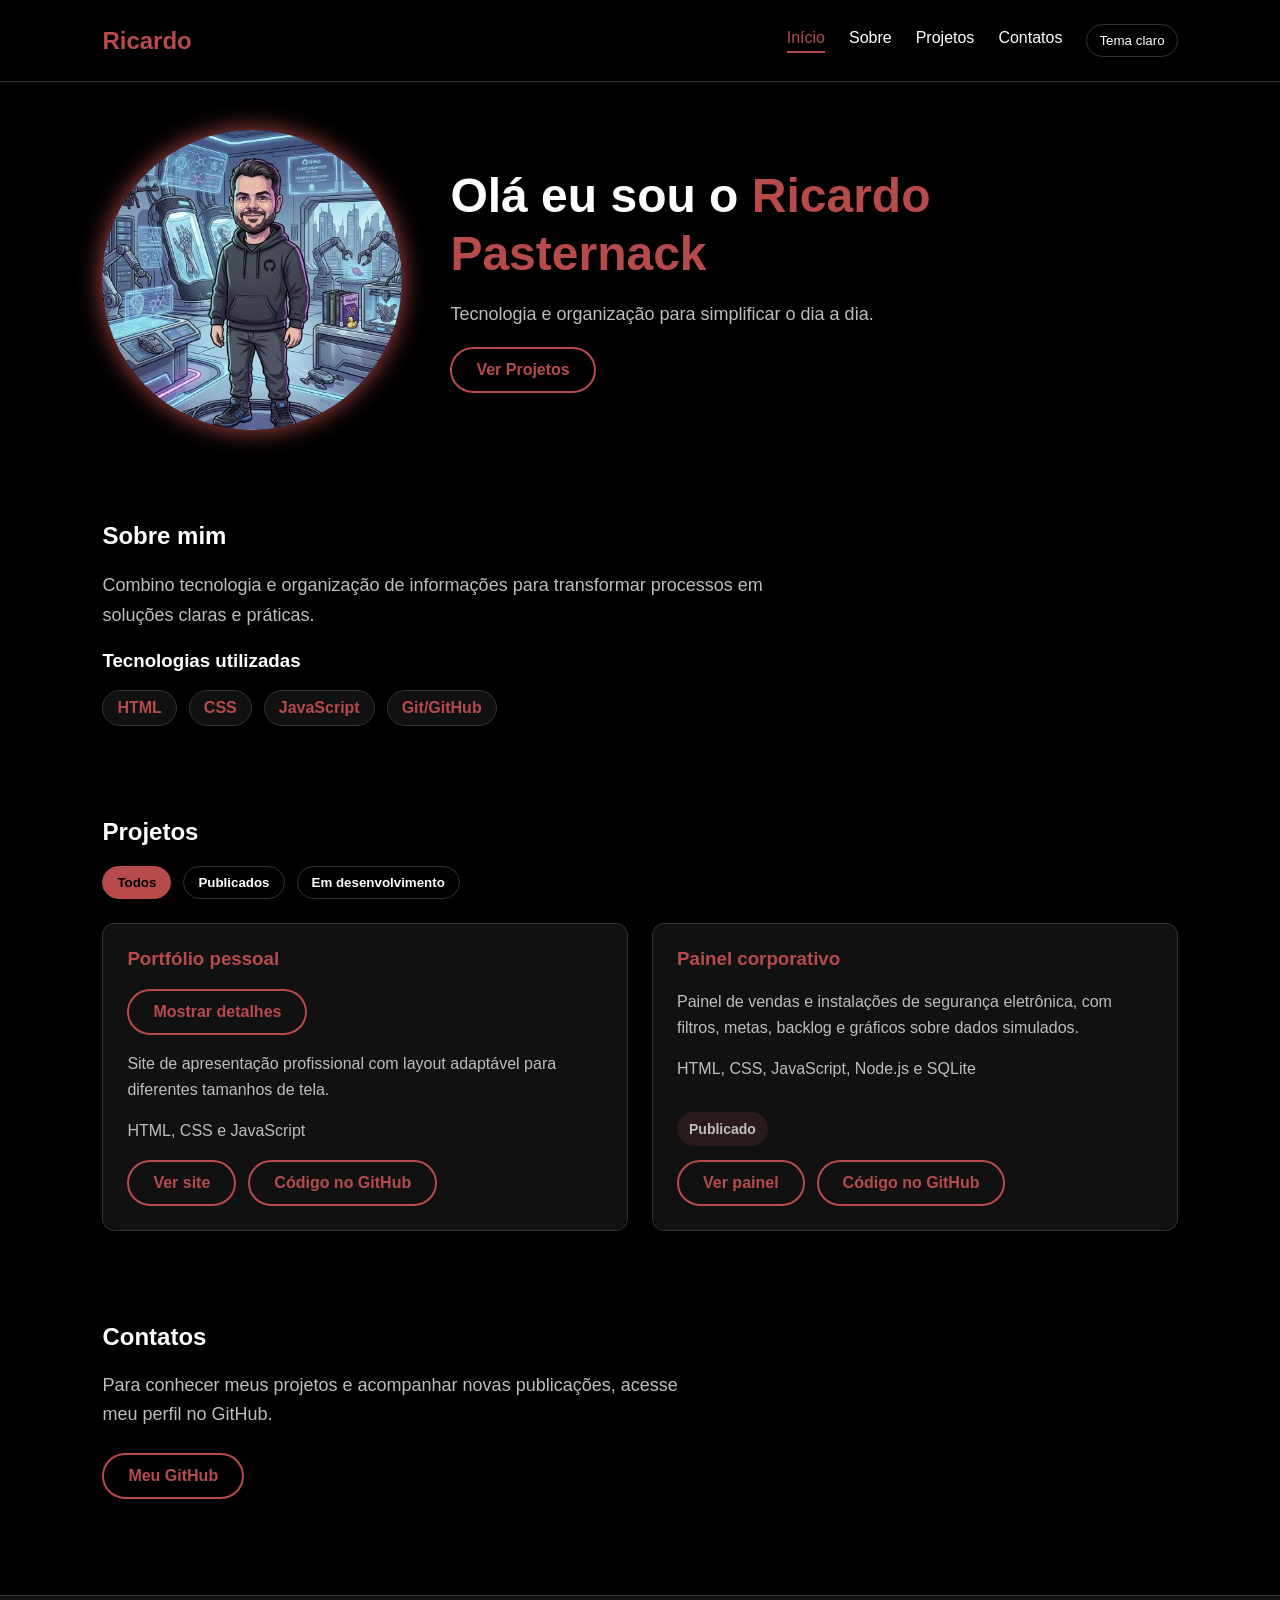
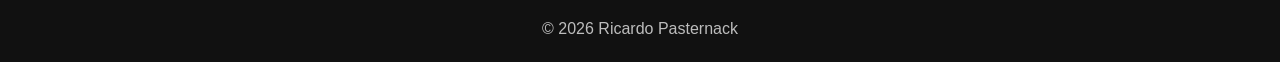
<file: index.html>
<!DOCTYPE html>
<html lang="pt-BR">
<head>
    <meta charset="UTF-8">
    <meta name="viewport" content="width=device-width, initial-scale=1.0">
    <title>Ricardo Pasternack | Portfólio</title>
    <meta
        name="description"
        content="Portfólio de Ricardo Pasternack.
        Conheça meus projetos e acesse meu perfil no GitHub."
    >
    <meta name="author" content="Ricardo Pasternack">

    <link
        rel="canonical"
        href="https://ricardopasternack.github.io/portfolio-pessoal/"
    >
    <meta
        property="og:title"
        content="Ricardo Pasternack | Portfólio"
    >
    <meta
        property="og:description"
        content="Portfólio de Ricardo Pasternack. Conheça meus projetos e acesse meu perfil no GitHub."
    >
    <meta property="og:type" content="website">
    <meta
        property="og:url"
        content="https://ricardopasternack.github.io/portfolio-pessoal/"
    >
    <meta
        property="og:image"
        content="https://ricardopasternack.github.io/portfolio-pessoal/imagens/logo.png"
    >
    <meta
        property="og:image:alt"
        content="Avatar ilustrado de Ricardo Pasternack em cenário tecnológico"
    >
    <meta property="og:locale" content="pt_BR">
    <meta name="twitter:card" content="summary">
    <meta
        name="twitter:title"
        content="Ricardo Pasternack | Portfólio"
    >
    <meta
        name="twitter:description"
        content="Portfólio de Ricardo Pasternack. Conheça meus projetos e acesse meu perfil no GitHub."
    >
    <meta
        name="twitter:image"
        content="https://ricardopasternack.github.io/portfolio-pessoal/imagens/logo.png"
    >
    <meta
        name="twitter:image:alt"
        content="Avatar ilustrado de Ricardo Pasternack em cenário tecnológico"
    >
    <link
        rel="icon"
        type="image/png"
        href="imagens/logo.png"
    >
    <link rel="stylesheet" href="style.css">
    <script src="script.js" defer></script>
</head>
<body>
    <header>
        <a
            class="logo"
            href="#inicio"
            aria-label="Voltar ao início"
        >
            Ricardo
        </a>

        <nav aria-label="Navegação principal">
            <a href="#inicio">Início</a>
            <a href="#sobre">Sobre</a>
            <a href="#projetos">Projetos</a>
            <a href="#contatos">Contatos</a>

            <button
                type="button"
                class="botao-tema"
                id="alternar-tema"
                aria-pressed="false"
            >
                Tema claro
            </button>
        </nav>

    </header>
    <main id="inicio">

        <img
        class="foto-perfil"
        src="imagens/logo.png"
        alt="Avatar ilustrado"
        >


        <div class="apresentacao">
            <h1>Olá eu sou o <span>Ricardo Pasternack</span></h1>

            <p class="descricao">
                Tecnologia e organização para simplificar o dia a dia.
            </p>
            <a class="botao" href="#projetos">Ver Projetos</a>
        </div>

        <section id="sobre" class="sobre">
            <h2>Sobre mim</h2>

            <p>
                Combino tecnologia e organização de informações para transformar
                processos em soluções claras e práticas.
            </p>

            <h3>Tecnologias utilizadas</h3>

            <ul class="lista-tecnologias">
                <li>HTML</li>
                <li>CSS</li>
                <li>JavaScript</li>
                <li>Git/GitHub</li>
            </ul>
        </section>

        <section id="projetos" class="projetos">
            <h2>Projetos</h2>
            <div
                class="filtros-projetos"
                role="group"
                aria-label="Filtrar projetos"
            >
                <button
                    type="button"
                    class="filtro-projeto"
                    data-filtro="todos"
                    aria-pressed="true"
                >
                    Todos
                </button>

                <button
                    type="button"
                    class="filtro-projeto"
                    data-filtro="publicado"
                    aria-pressed="false"
                >
                    Publicados
                </button>

                <button
                    type="button"
                    class="filtro-projeto"
                    data-filtro="desenvolvimento"
                    aria-pressed="false"
                >
                    Em desenvolvimento
                </button>
            </div>

            <div class="lista-projetos">
                <article class="projeto" data-status="publicado">
                    <h3>Portfólio pessoal</h3>

                    <button
                        type="button"
                        class="botao"
                        id="alternar-detalhes"
                        aria-expanded="false"
                        aria-controls="detalhes-projeto"
                    >
                        Mostrar detalhes
                    </button>

                    <p id="detalhes-projeto" hidden>
                        Neste projeto, apliquei HTML semântico, Flexbox,
                        adaptação para telas pequenas e eventos com JavaScript.
                    </p>

                    <p>
                        Site de apresentação profissional com layout adaptável
                        para diferentes tamanhos de tela.
                    </p>

                    <p>HTML, CSS e JavaScript</p>

                    <div class="acoes-projeto">
                        <a
                            class="botao"
                            href="https://ricardopasternack.github.io/portfolio-pessoal/"
                            target="_blank"
                            rel="noopener"
                        >
                            Ver site
                        </a>

                        <a
                            class="botao"
                            href="https://github.com/RicardoPasternack/portfolio-pessoal"
                            target="_blank"
                            rel="noopener"
                        >
                            Código no GitHub
                        </a>
                    </div>
                </article>

                <article class="projeto" data-status="publicado">
                    <h3>Painel corporativo</h3>
                    <p>Painel de vendas e instalações de segurança eletrônica, com filtros, metas, backlog e gráficos sobre dados simulados.</p>
                    <p>HTML, CSS, JavaScript, Node.js e SQLite</p>
                    <p class="status">Publicado</p>
                    <div class="acoes-projeto">
                        <a class="botao" href="PainelCorp/Index.html" target="_blank" rel="noopener">Ver painel</a>
                        <a class="botao" href="https://github.com/RicardoPasternack/portfolio-pessoal/tree/main/PainelCorp" target="_blank" rel="noopener">Código no GitHub</a>
                    </div>
                </article>
            </div>
        </section>

        <section id="contatos" class="contatos">
            <h2>Contatos</h2>

            <p class="descricao-contato">
                Para conhecer meus projetos e acompanhar novas publicações,
                acesse meu perfil no GitHub.
            </p>

            <a
                class="botao"
                href="https://github.com/RicardoPasternack"
                target="_blank"
                rel="noopener"
            >
                Meu GitHub
            </a>
        </section>

    </main>

    <a
        class="voltar-topo"
        id="voltar-topo"
        href="#inicio"
        aria-label="Voltar ao início"
        hidden
    >
        ↑
    </a>

    <footer>
        <p>
            &copy; <span id="ano-atual"></span> Ricardo Pasternack
        </p>
    </footer>
</body>
</html>
</file>
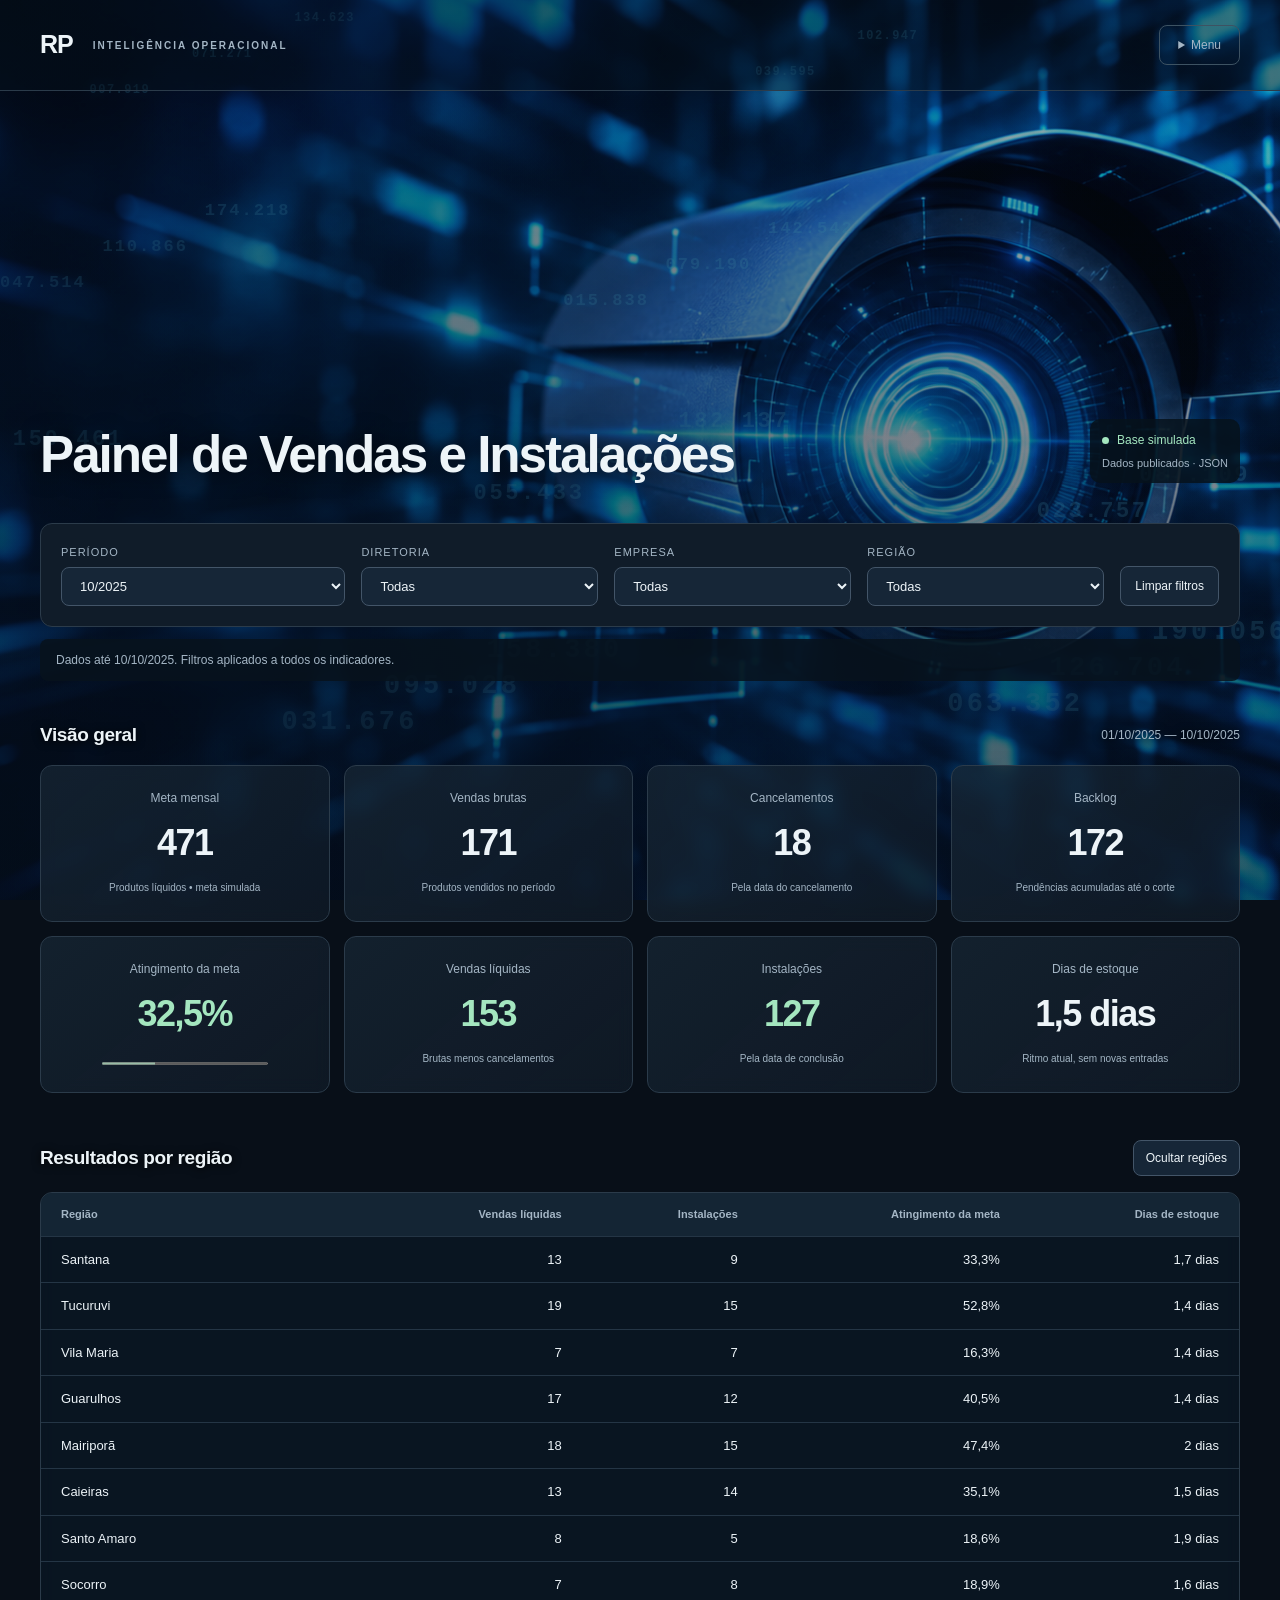
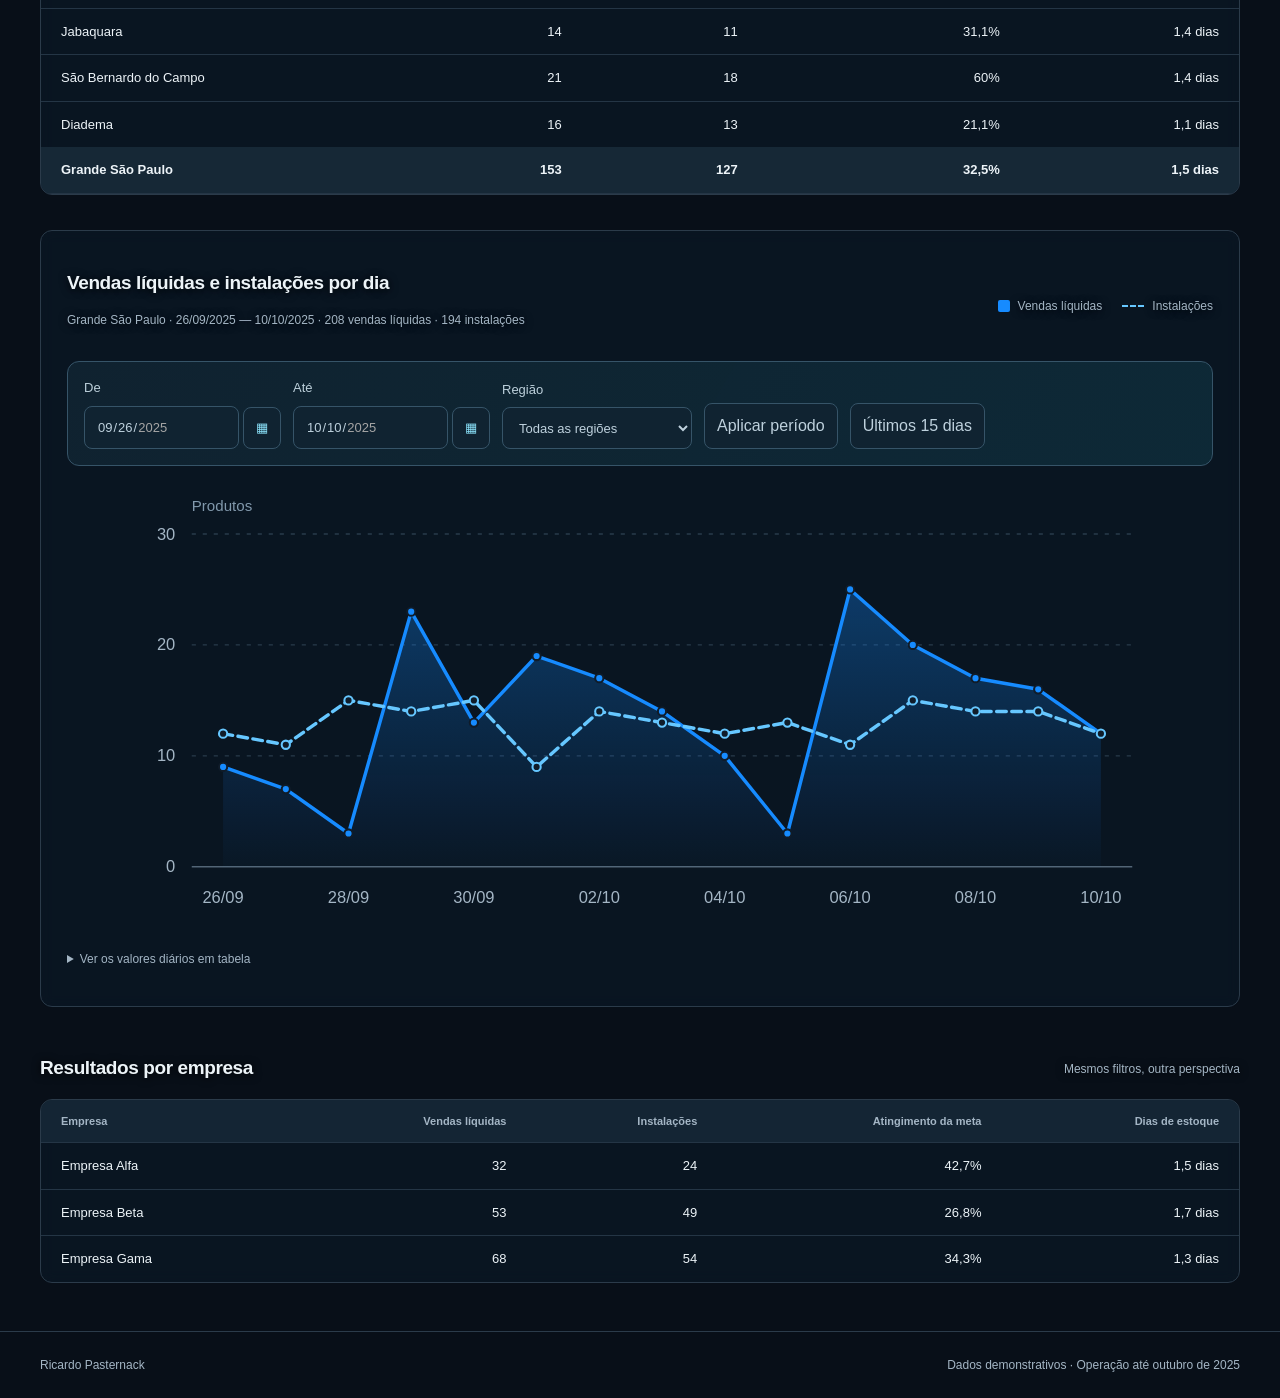
<file: PainelCorp/Index.html>
<!DOCTYPE html>
<html lang="pt-BR">
<head>
<meta charset="UTF-8"><meta name="viewport" content="width=device-width, initial-scale=1.0">
<title>Painel de Vendas e Instalações</title>
<link rel="stylesheet" href="style.css">
<link rel="stylesheet" href="analise.css"><script src="navegacao.js" defer></script>
<script src="cenario.js" defer></script><script src="modelo.js" defer></script><script src="script.js" defer></script>
</head>
<body>
<div class="cinema" aria-hidden="true"><img class="cinema-cena" src="imagens/camera-digital-azul.png" alt="" fetchpriority="high" decoding="async"><div id="numeros-cenario" class="numeros-cenario"></div></div>

<a class="pular" href="#conteudo">Pular para os indicadores</a>
<header class="cabecalho">
  <a class="marca" href="#">RP <span>INTELIGÊNCIA OPERACIONAL</span></a>
  <details class="menu-paineis"><summary>Menu</summary><nav aria-label="Painéis"><a href="Index.html" aria-current="page">Visão geral</a><a href="analise.html?tela=vendas" data-analise="vendas">Vendas e Metas</a><a href="analise.html?tela=cancelamentos" data-analise="cancelamentos">Cancelamentos</a><a href="analise.html?tela=instalacoes" data-analise="instalacoes">Instalações</a><a href="analise.html?tela=backlog" data-analise="backlog">Backlog e Estoque</a><div class="acoes"><button id="trocar-fundo" type="button">Escolher foto de fundo</button><button id="remover-fundo" type="button" hidden>Remover foto</button><input id="foto-fundo" type="file" accept="image/jpeg,image/png,image/webp" hidden></div></nav></details>
</header>
<main id="conteudo">
<section class="abertura"><div><h1>Painel de Vendas e Instalações</h1></div><div class="selo"><span class="ponto"></span>Base simulada<span id="fonte">Carregando dados…</span></div></section>
<section class="filtros" aria-label="Filtros do painel">
<label>Período<select id="mes" disabled></select></label>
<label>Diretoria<select id="Diretoria" disabled><option value="">Todas</option></select></label>
<label>Empresa<select id="Empresa" disabled><option value="">Todas</option></select></label>
<label>Região<select id="Regiao" disabled><option value="">Todas</option></select></label>
<button id="limpar" type="button" disabled>Limpar filtros</button>
</section>
<p id="status" role="status" aria-live="polite">Preparando a visão da operação…</p>
<button id="tentar" type="button" hidden>Tentar novamente</button>
<section class="indicadores" aria-labelledby="Titulo-Indicadores">
<div class="titulo-secao"><h2 id="Titulo-Indicadores">Visão geral</h2><span id="periodo-resumo"></span></div>
<div class="lista-indicadores">
<article class="indicador"><h3>Meta mensal</h3><p class="valor-indicador" id="meta">—</p><small>Produtos líquidos • meta simulada</small></article>
<article class="indicador"><h3>Vendas brutas</h3><p class="valor-indicador" id="vendas-brutas">—</p><small>Produtos vendidos no período</small></article>
<article class="indicador"><h3>Cancelamentos</h3><p class="valor-indicador" id="cancelamentos">—</p><small>Pela data do cancelamento</small></article>
<article class="indicador"><h3>Backlog</h3><p class="valor-indicador" id="backlog">—</p><small>Pendências acumuladas até o corte</small></article>
<article class="indicador destaque"><h3>Atingimento da meta</h3><p class="valor-indicador" id="meta-atingida">—</p><progress id="progresso" max="100" value="0" aria-label="Atingimento da meta"></progress></article>
<article class="indicador destaque"><h3>Vendas líquidas</h3><p class="valor-indicador" id="vendas-liquidas">—</p><small>Brutas menos cancelamentos</small></article>
<article class="indicador destaque"><h3>Instalações</h3><p class="valor-indicador" id="instalacoes">—</p><small>Pela data de conclusão</small></article>
<article class="indicador"><h3>Dias de estoque</h3><p class="valor-indicador" id="dias-estoque">—</p><small>Ritmo atual, sem novas entradas</small></article>
</div>

</section>
<section class="regioes" aria-labelledby="Titulo-Regioes">
<div class="titulo-secao"><h2 id="Titulo-Regioes">Resultados por região</h2><button id="alternar-regioes" type="button" aria-expanded="true" aria-controls="tabela-regioes">Ocultar regiões</button></div>
<div id="tabela-regioes" class="tabela-regioes" tabindex="0" role="region" aria-label="Tabela de resultados por região"><table><thead><tr><th scope="col">Região</th><th scope="col">Vendas líquidas</th><th scope="col">Instalações</th><th scope="col">Atingimento da meta</th><th scope="col">Dias de estoque</th></tr></thead><tbody id="linhas-regioes"></tbody><tfoot id="total-regioes"></tfoot></table></div>
</section>
<section class="quadro-grafico" aria-labelledby="titulo-grafico">
<div class="titulo-secao"><div><h2 id="titulo-grafico">Vendas líquidas e instalações por dia</h2><p class="nota" id="abrangencia-grafico"></p></div><div class="legenda"><span class="liquidas">Vendas líquidas</span><span class="instaladas">Instalações</span></div></div>

<div class="calendario-controles"><label>De<input type="date" id="grafico-inicio"></label><label>Até<input type="date" id="grafico-fim"></label><label>Região<select id="grafico-regiao"></select></label><button type="button" id="grafico-aplicar">Aplicar período</button><button type="button" id="grafico-ultimos">Últimos 15 dias</button></div>
<p id="grafico-erro" role="status"></p>
<div class="area-grafico" id="grafico"></div>
<details><summary>Ver os valores diários em tabela</summary><div class="tabela-regioes"><table><thead><tr><th scope="col">Dia</th><th scope="col">Vendas líquidas</th><th scope="col">Instalações</th></tr></thead><tbody id="linhas-dias"></tbody></table></div></details>
</section>
<section class="regioes" aria-labelledby="titulo-empresas"><div class="titulo-secao"><h2 id="titulo-empresas">Resultados por empresa</h2><span>Mesmos filtros, outra perspectiva</span></div><div class="tabela-regioes" tabindex="0" role="region" aria-label="Tabela de resultados por empresa"><table><thead><tr><th scope="col">Empresa</th><th scope="col">Vendas líquidas</th><th scope="col">Instalações</th><th scope="col">Atingimento da meta</th><th scope="col">Dias de estoque</th></tr></thead><tbody id="linhas-empresas"></tbody></table></div></section>

</main><footer>Ricardo Pasternack <span>Dados demonstrativos · Operação até outubro de 2025</span></footer>
</body></html>
</file>
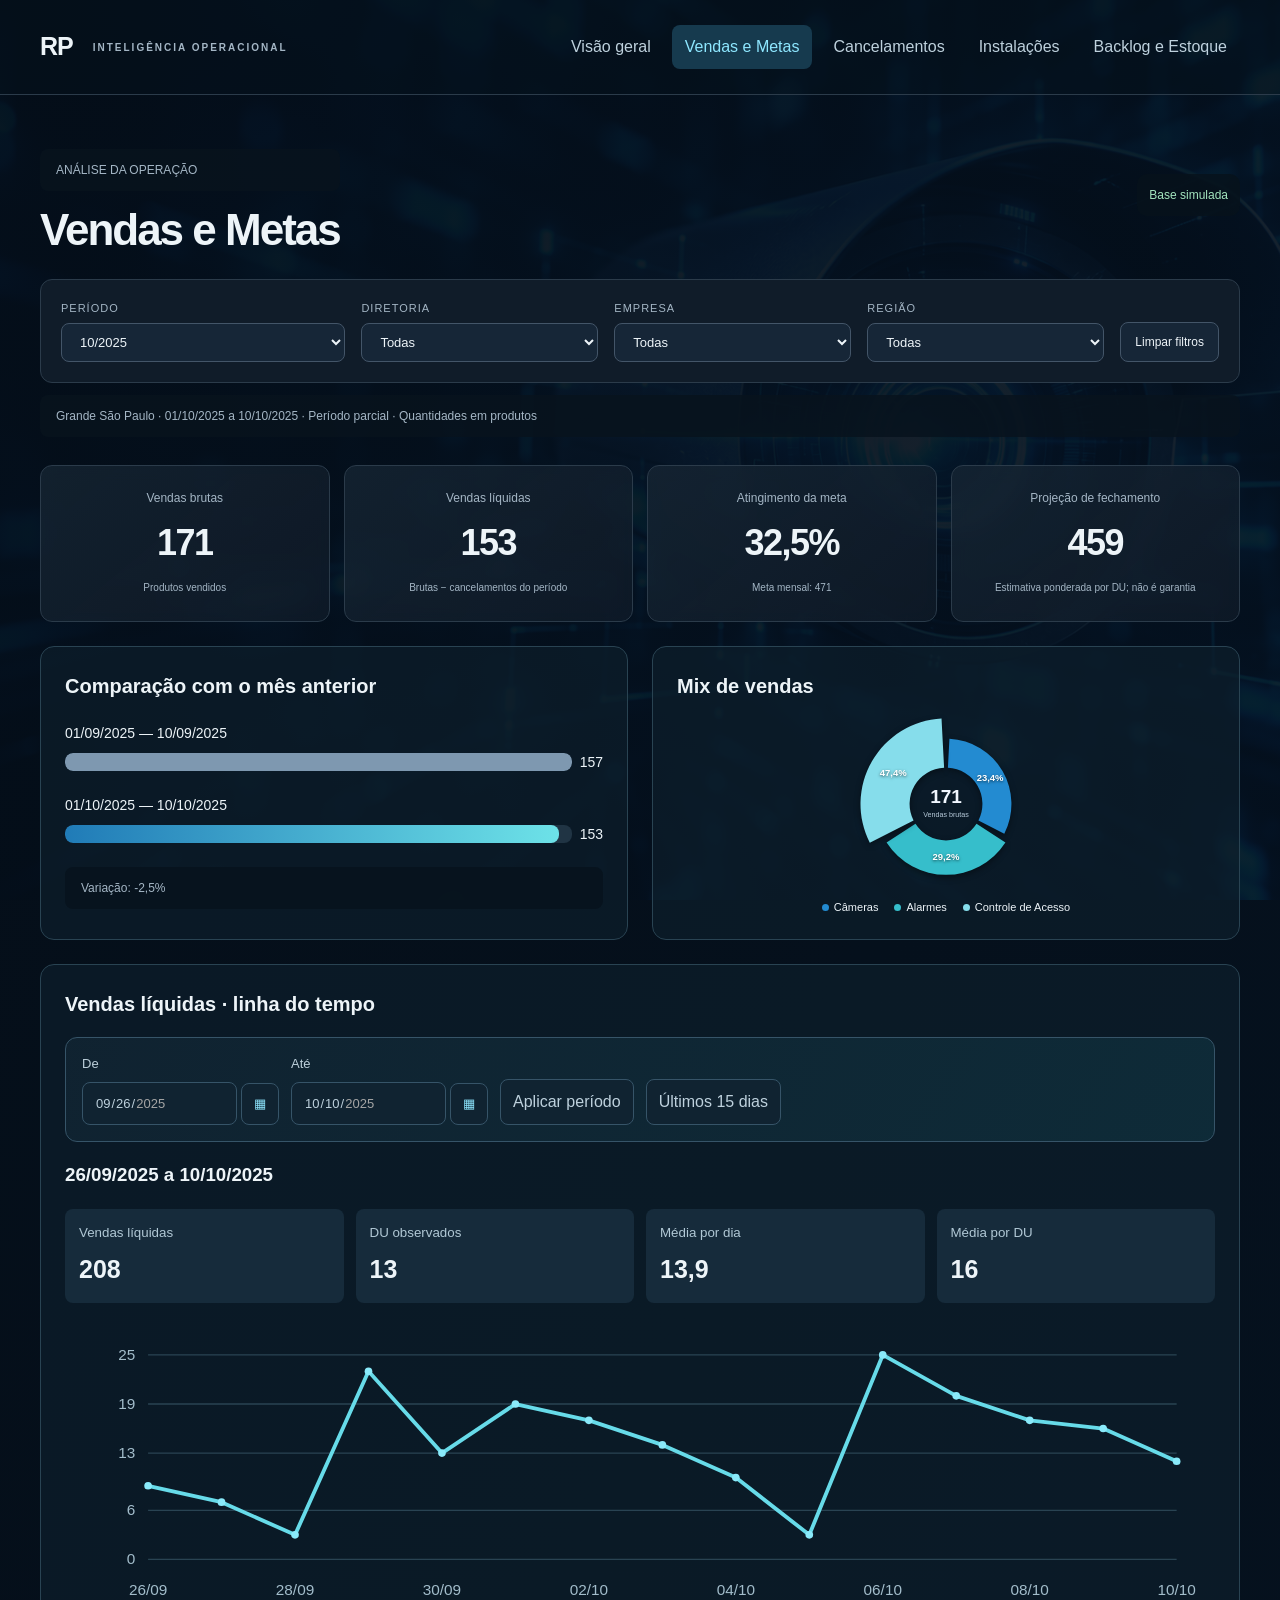
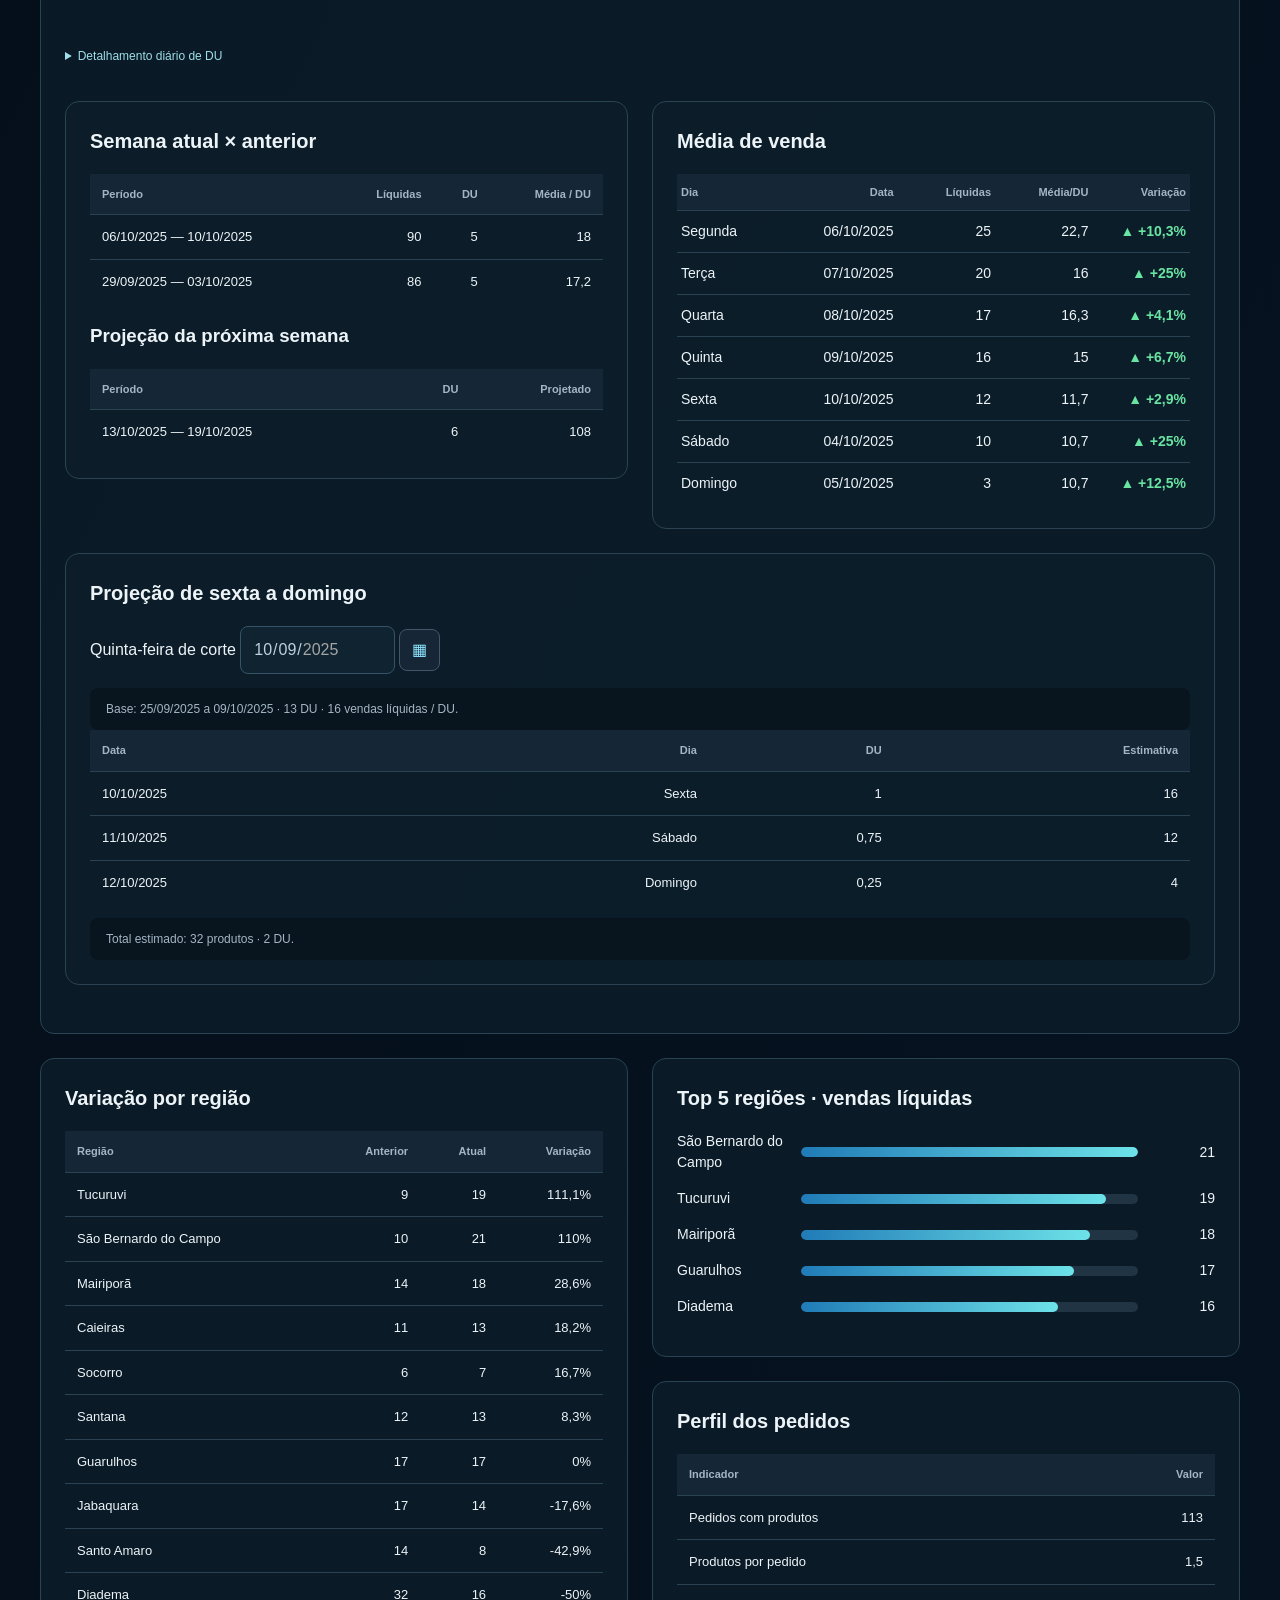
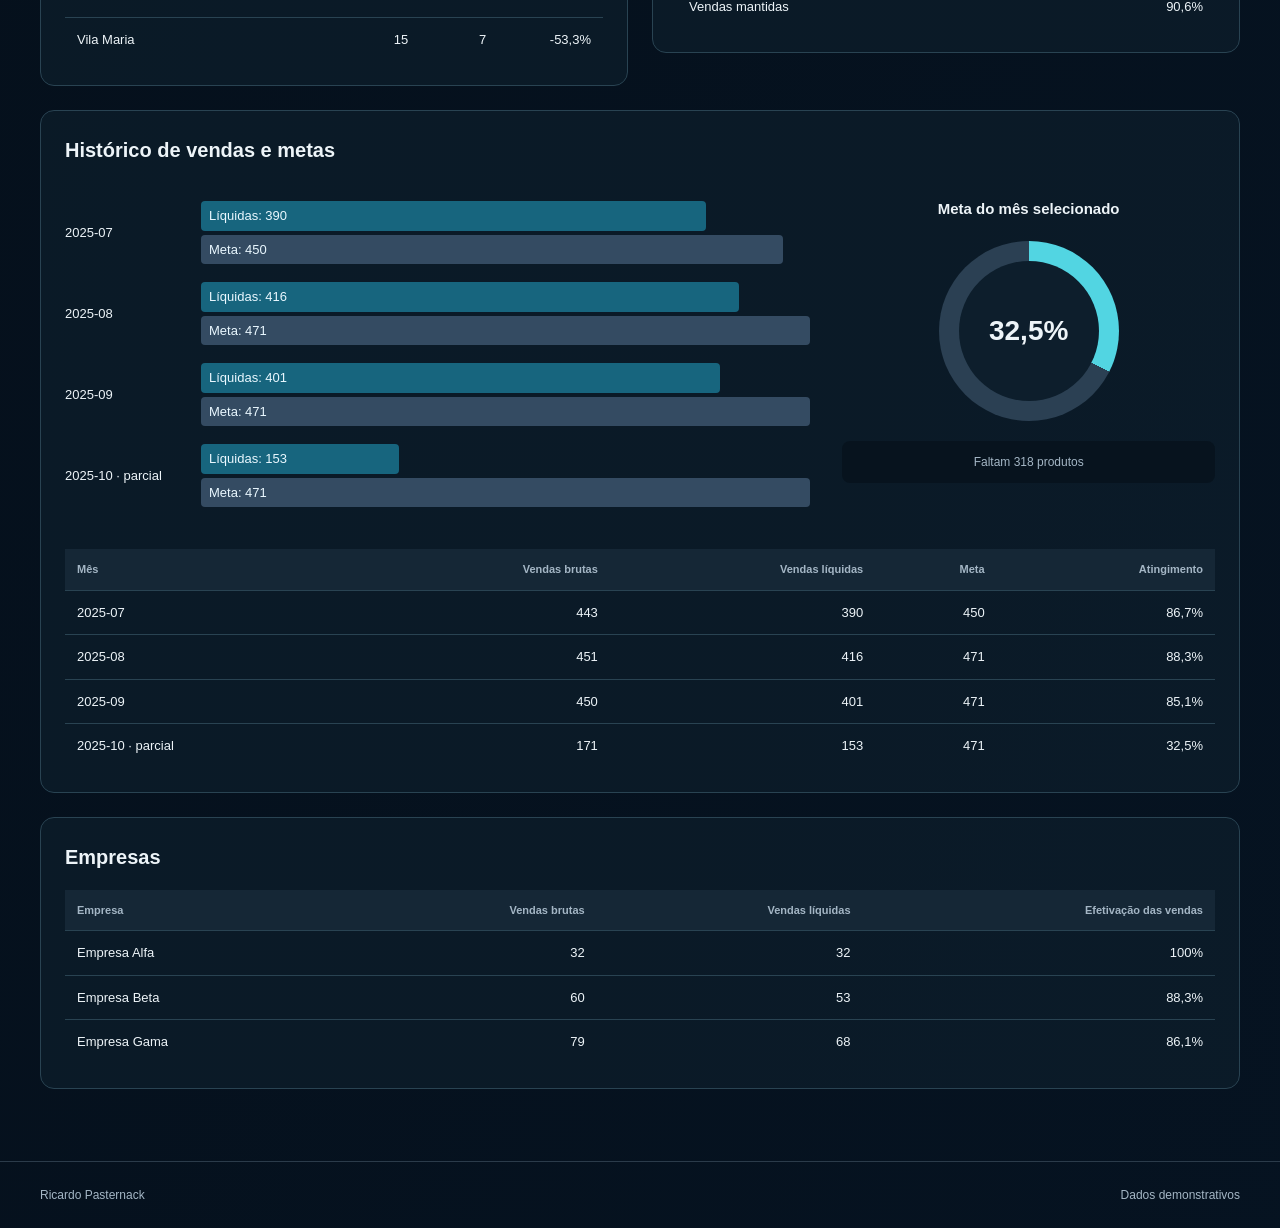
<file: PainelCorp/analise.html>
<!doctype html>
<html lang="pt-BR"><head><meta charset="utf-8"><meta name="viewport" content="width=device-width,initial-scale=1">
<title>Análises da operação</title><link rel="stylesheet" href="style.css"><link rel="stylesheet" href="analise.css">
<script src="modelo.js" defer></script><script src="analitica.js" defer></script><script src="analise.js" defer></script><script src="navegacao.js" defer></script>
</head><body class="pagina-analise">
<a class="pular" href="#conteudo">Pular para os indicadores</a>
<header class="cabecalho"><a class="marca" href="Index.html">RP <span>INTELIGÊNCIA OPERACIONAL</span></a><nav id="navegacao" aria-label="Painéis"></nav></header>
<main id="conteudo"><div class="titulo-analise"><div><p class="nota">ANÁLISE DA OPERAÇÃO</p><h1 id="titulo">Carregando…</h1></div><span class="selo">Base simulada</span></div>
<section class="filtros" aria-label="Filtros"><label>Período<select id="mes" disabled></select></label><label>Diretoria<select id="Diretoria" disabled></select></label><label>Empresa<select id="Empresa" disabled></select></label><label>Região<select id="Regiao" disabled></select></label><button id="limpar" disabled>Limpar filtros</button></section>
<p id="status" role="status" aria-live="polite">Carregando dados…</p><button id="tentar" hidden>Tentar novamente</button>
<div id="resultados"></div></main><footer>Ricardo Pasternack <span>Dados demonstrativos</span></footer></body></html>
</file>
<file: style.css>
:root
{
    --cor-destaque: #b74b4b;
    --cor-fundo: black;
    --cor-texto: white;
    --cor-superficie: #111;
    --cor-borda: #333;
    --cor-texto-secundario: #bdbdbd;
}

html
{
    scroll-behavior: smooth;
    scroll-padding-top: 120px;
}

body
{
    display: flex;
    flex-direction: column;
    align-items: flex-start;
    font-family: sans-serif;
    background-color: var(--cor-fundo);
    color: var(--cor-texto);
    margin: 0;
    transition: background-color 0.3s, color 0.3s;
}

body.tema-claro
{
    --cor-fundo: #f5f5f5;
    --cor-texto: #1a1a1a;
    --cor-superficie: white;
    --cor-borda: #d0d0d0;
    --cor-texto-secundario: #555;
}

main
{
    padding: 48px 8%;
    display: flex;
    align-items: center;
    gap: 48px;
    flex-wrap: wrap;
    align-self: stretch;
}

.apresentacao
{
    flex: 1 300px;

    h1
    {
        font-size: 48px;
        line-height: 1.2;
        margin: 0;
    }

    h1 span
    {
        color: var(--cor-destaque);
    }

    .descricao
    {
        color: var(--cor-texto-secundario);
        font-size: 18px;
        line-height: 1.6;
    }

}

header
{
    padding: 24px 8%;
    display: flex;
    justify-content: space-between;
    align-items: center;
    align-self: stretch;
    flex-wrap: wrap;
    gap: 16px;
    position: sticky;
    top: 0;
    z-index: 10;
    background-color: var(--cor-fundo);
    border-bottom: 1px solid var(--cor-borda);
    box-sizing: border-box;
    transition: background-color 0.3s, border-color 0.3s;
}

.logo
{
    color: var(--cor-destaque);
    font-size: 24px;
    font-weight: bold;
    text-decoration: none;
}

nav a
{
    color: var(--cor-texto);
    text-decoration: none;
    padding-bottom: 4px;
    border-bottom: 2px solid transparent;
    transition: color 0.2s, border-color 0.2s;
}

nav a:hover,
nav a:focus-visible
{
    color: var(--cor-destaque);
}

nav a[aria-current="location"]
{
    color: var(--cor-destaque);
    border-color: var(--cor-destaque);
}

.foto-perfil
{
    width: 300px;
    max-width: 100%;
    height: auto;
    border-radius: 50%;
    box-shadow: 0 0 25px var(--cor-destaque);
}

.projetos
{
    flex-basis: 100%;
}

.filtros-projetos
{
    display: flex;
    flex-wrap: wrap;
    gap: 12px;
    margin: 0 0 24px;
}

.filtro-projeto
{
    padding: 8px 14px;
    border: 1px solid var(--cor-borda);
    border-radius: 20px;
    background-color: transparent;
    color: var(--cor-texto);
    font-family: inherit;
    font-weight: bold;
    cursor: pointer;
}

.filtro-projeto:hover,
.filtro-projeto:focus-visible
{
    color: var(--cor-destaque);
    border-color: var(--cor-destaque);
}

.filtro-projeto[aria-pressed="true"]
{
    background-color: var(--cor-destaque);
    border-color: var(--cor-destaque);
    color: black;
}

nav
{
    display: flex;
    gap: 24px;
    flex-wrap: wrap;
    align-items: center;
}

.lista-projetos
{
    display: grid;
    grid-template-columns: repeat(auto-fit, minmax(280px, 1fr));
    gap: 24px;
}
.projeto
{
    background-color: var(--cor-superficie);
    border: 1px solid var(--cor-borda);
    border-radius: 12px;
    padding: 24px;
    transition:
    transform 0.2s,
    border-color 0.3s,
    background-color 0.3s;

    h3
    {
        margin-top: 0;
        color: var(--cor-destaque);
    }

    p
    {
        color: var(--cor-texto-secundario);
        line-height: 1.6;
    }
}

.projeto:hover,
.projeto:focus-within
{
    transform: translateY(-4px);
    border-color: var(--cor-destaque);
}

.acoes-projeto
{
    display: flex;
    flex-wrap: wrap;
    gap: 12px;
}

.botao
{
    display: inline-block;
    padding: 12px 24px;
    border: 2px solid var(--cor-destaque);
    border-radius: 30px;
    color: var(--cor-destaque);
    text-decoration: none;
    font-weight: bold;
    transition: background-color 0.2s, color 0.2s;
    background-color: transparent;
    font-family: inherit;
    font-size: 16px;
    cursor: pointer;
}

.botao:hover,
.botao:focus-visible
{
    background-color: var(--cor-destaque);
    color: black;
}

.contatos
{
    flex-basis: 100%;
    padding: 24px 0 48px;
}

.descricao-contato
{
    max-width: 600px;
    color: var(--cor-texto-secundario);
    font-size: 18px;
    line-height: 1.6;
    margin: 0 0 24px;
}

footer
{
    width: 100%;
    box-sizing: border-box;
    padding: 24px 8%;
    text-align: center;
    color: var(--cor-texto-secundario);
    background-color: var(--cor-superficie);
    border-top: 1px solid var(--cor-borda);
    transition: background-color 0.3s, border-color 0.3s;
}

footer p
{
    margin: 0;
}

@media (max-width: 600px)
{
    .apresentacao h1
    {
        font-size: 36px;
    }

    .foto-perfil
    {
        width: 220px;
        margin-inline: auto;
    }
}

.status
{
    display: inline-block;
    padding: 6px 12px;
    border-radius: 20px;
    background-color: #2a1a1a;
    color: #e57373;
    font-size: 14px;
    font-weight: bold;
}

.botao-tema
{
    background-color: transparent;
    border: 1px solid var(--cor-borda);
    border-radius: 20px;
    color: var(--cor-texto);
    padding: 8px 12px;
    cursor: pointer;
    font-family: inherit;
    transition: color 0.2s, border-color 0.2s;
}

.botao-tema:hover,
.botao-tema:focus-visible
{
    color: var(--cor-destaque);
    border-color: var(--cor-destaque);
}

.sobre
{
    flex-basis: 100%;
    padding: 24px 0;
}

.sobre p
{
    max-width: 700px;
    color: var(--cor-texto-secundario);
    font-size: 18px;
    line-height: 1.7;
    margin-bottom: 0;
}

.lista-tecnologias
{
    display: flex;
    flex-wrap: wrap;
    gap: 12px;
    list-style: none;
    padding: 0;
    margin: 16px 0 0;
}

.lista-tecnologias li
{
    padding: 8px 14px;
    border: 1px solid var(--cor-borda);
    border-radius: 20px;
    background-color: var(--cor-superficie);
    color: var(--cor-destaque);
    font-weight: bold;
}

@media (prefers-reduced-motion: reduce)
{
    html
    {
        scroll-behavior: auto;
    }

    body,
    header,
    footer,
    nav a,
    .projeto,
    .botao,
    .botao-tema
    {
        transition: none;
    }

    .projeto:hover,
    .projeto:focus-within
    {
        transform: none;
    }
}

.voltar-topo
{
    position: fixed;
    right: 24px;
    bottom: 24px;
    width: 44px;
    height: 44px;
    display: flex;
    align-items: center;
    justify-content: center;
    border-radius: 50%;
    background-color: var(--cor-destaque);
    color: black;
    text-decoration: none;
    font-size: 24px;
    font-weight: bold;
    box-shadow: 0 4px 12px rgb(0 0 0 / 40%);
    z-index: 10;
}

.voltar-topo[hidden]
{
    display: none;
}

.voltar-topo:hover,
.voltar-topo:focus-visible
{
    outline: 3px solid var(--cor-texto);
    outline-offset: 3px;
}
</file>
<file: PainelCorp/style.css>
/* Tokens visuais: altere as cores aqui para mudar a identidade do painel. */
:root{color-scheme:dark;--fundo:#080f18;--painel:#111e2b;--borda:#2b3b4a;--texto:#edf4f8;--suave:#a4b6c5;--verde:#a4e6bf;--azul:#84bbf5}
*{box-sizing:border-box}body{margin:0;font-family:Inter,Segoe UI,Arial,sans-serif;color:var(--texto);background:var(--fundo);line-height:1.5}
/* A fotografia e as luzes ficam atras dos quadros opacos para manter contraste. */
body::before{content:"";position:fixed;inset:0;z-index:-1;background-image:linear-gradient(180deg,rgba(8,15,24,.35),#080f18 85%),var(--foto,radial-gradient(ellipse at 80% 5%,#244552 0,transparent 60%));background-size:cover;background-position:center}
a{color:inherit}button,select{font:inherit}button,select{color:var(--texto);background:#162637;border:1px solid #435568;border-radius:8px;padding:10px 14px}button{cursor:pointer}button:hover{border-color:var(--verde);background:#223b45}button:disabled,select:disabled{opacity:.55;cursor:wait}:focus-visible{outline:3px solid var(--verde);outline-offset:4px}[hidden]{display:none!important}.pular{position:absolute;left:16px;top:-80px;background:var(--painel);padding:12px;z-index:10}.pular:focus{top:12px}
.cabecalho{max-width:1440px;margin:auto;padding:25px 40px;display:flex;align-items:center;justify-content:space-between;border-bottom:1px solid var(--borda);gap:20px}.marca{font-weight:800;font-size:25px;text-decoration:none;letter-spacing:-1px;display:flex;align-items:center;gap:20px}.marca span{font-size:10px;letter-spacing:2px;color:var(--suave);font-weight:600}.acoes{display:flex;gap:8px}.acoes button{font-size:12px}main{max-width:1440px;margin:auto;padding:0 40px 48px}.abertura{padding:52px 0 36px;display:flex;align-items:flex-end;justify-content:space-between;gap:20px}.sobretitulo{font-size:10px;letter-spacing:2px;color:var(--verde);font-weight:700;margin:0 0 12px}h1{font-size:clamp(32px,4vw,54px);line-height:1.12;letter-spacing:-2px;margin:0}h1 span{color:var(--suave);font-weight:400}.descricao{color:var(--suave);font-size:14px;margin:18px 0 0}.selo{font-size:12px;white-space:nowrap;color:var(--verde)}.selo #fonte{display:block;color:var(--suave);font-size:11px;margin:6px 0 0}.ponto{display:inline-block;width:7px;height:7px;background:var(--verde);border-radius:50%;margin-right:8px}
.filtros{display:grid;grid-template-columns:1.2fr 1fr 1fr 1fr auto;gap:16px;padding:20px;background:#101c29;border:1px solid var(--borda);border-radius:12px;align-items:end}.filtros label{display:grid;gap:6px;font-size:11px;color:var(--suave);text-transform:uppercase;letter-spacing:1px}.filtros select{width:100%;min-width:0;font-size:13px;letter-spacing:0}.filtros button{font-size:12px}#status{font-size:12px;color:var(--suave);min-height:18px;margin:12px 0 28px}#status.erro{color:#ffb7b7}.titulo-secao{display:flex;justify-content:space-between;align-items:center;gap:16px;margin-bottom:16px}.titulo-secao h2{font-size:19px;letter-spacing:-.4px;margin:0}.titulo-secao>span{font-size:12px;color:var(--suave)}
/* Quatro colunas no desktop; as regras abaixo reduzem a grade no celular. */
.lista-indicadores{display:grid;grid-template-columns:repeat(4,minmax(0,1fr));gap:14px}.indicador{background:linear-gradient(140deg,#172634,#111c29);border:1px solid var(--borda);border-radius:12px;padding:23px 16px;text-align:center;min-height:153px}.indicador h3{font-size:12px;font-weight:500;color:var(--suave);margin:0}.valor-indicador{font-size:36px;line-height:1.2;font-weight:650;letter-spacing:-1.5px;margin:14px 0 10px;font-variant-numeric:tabular-nums}.indicador small{color:var(--suave);font-size:10px}.destaque .valor-indicador{color:var(--verde)}progress{width:65%;height:5px;accent-color:var(--verde)}.nota{font-size:12px;color:var(--suave);margin:14px 0}.regioes,.quadro-grafico{margin-top:35px}.tabela-regioes{overflow-x:auto;background:#101c29;border:1px solid var(--borda);border-radius:12px}table{width:100%;border-collapse:collapse;font-size:13px;font-variant-numeric:tabular-nums}th,td{padding:13px 20px;border-bottom:1px solid #243545;text-align:right;white-space:nowrap}th:first-child{text-align:left}thead{background:#192b3b;color:var(--suave);font-size:11px}tbody th{font-weight:500}tbody tr:hover{background:#1a2e3c}tbody tr:last-child>*{border-bottom:0}tfoot{font-weight:700;background:#1c3040}.positivo{color:var(--verde)}.negativo{color:#ffb7b7}
.quadro-grafico{padding:26px;border:1px solid var(--borda);border-radius:12px;background:#101c29}
.legenda{display:flex;align-items:center;flex-wrap:wrap;gap:20px;font-size:12px;color:var(--suave)}
.legenda span{display:inline-flex;align-items:center;gap:8px}
.legenda span::before{content:"";display:inline-block;width:12px;height:12px;border-radius:2px}
.legenda .liquidas::before{background:#168bff}
.legenda .instaladas::before{width:22px;height:0;border-top:2px dashed #66c7ff;border-radius:0}
/* Largura mínima evita textos minúsculos; no celular o gráfico pode ser rolado. */
.area-grafico{margin:24px 0 8px;min-height:280px;overflow-x:auto;scrollbar-width:thin;scrollbar-color:#435568 transparent}
.area-grafico svg{display:block;width:100%;min-width:760px;height:auto;max-height:440px}
.area-grafico text{fill:var(--suave);font:12px Segoe UI,Arial,sans-serif;font-variant-numeric:tabular-nums}
.area-grafico .unidade-grafico{fill:#8299ac;font-size:11px}
.area-grafico .grade{stroke:#293b4b;stroke-width:1;stroke-dasharray:3 5}
.area-grafico .eixo-zero{stroke:#526576;stroke-dasharray:none}
.area-grafico .area-liquidas{fill:url(#gradiente-vendas)}
.area-grafico .faixa-dia{fill:transparent}
.area-grafico .cursor-dia{stroke:#7694af;stroke-width:1;stroke-dasharray:3 4;opacity:0}
.area-grafico .linha{fill:none;stroke-width:2.5;stroke-linejoin:round;stroke-linecap:round;pointer-events:none}
.area-grafico .linha-liquidas{stroke:#168bff}
.area-grafico .linha-instalacoes{stroke:#66c7ff;stroke-dasharray:7 4}
.area-grafico .ponto-liquidas{fill:#168bff;stroke:#101c29;stroke-width:1.5}
.area-grafico .ponto-instalacoes{fill:#101c29;stroke:#66c7ff;stroke-width:1.5}
.area-grafico .tooltip-grafico{visibility:hidden;pointer-events:none}
.area-grafico .tooltip-grafico rect{fill:#0a1d33;stroke:#3b6584;stroke-width:1}
.area-grafico .tooltip-grafico text{fill:#edf4f8;font-size:12px}
.area-grafico .tooltip-grafico .tooltip-data{fill:#93aabd;font-size:11px}
.area-grafico .dia-grafico:hover .tooltip-grafico,.area-grafico .dia-grafico:focus .tooltip-grafico{visibility:visible}
.area-grafico .dia-grafico:hover .cursor-dia,.area-grafico .dia-grafico:focus .cursor-dia{opacity:1}
.vazia{padding:40px;text-align:center;color:var(--suave)}summary{cursor:pointer;color:var(--suave);font-size:12px;padding:12px 0}.metodologia{margin-top:26px;border-top:1px solid var(--borda)}.metodologia p{font-size:13px;color:var(--suave);max-width:950px}footer{max-width:1440px;margin:auto;padding:24px 40px;border-top:1px solid var(--borda);display:flex;justify-content:space-between;font-size:12px;color:var(--suave)}
@media(max-width:1000px){.filtros{grid-template-columns:repeat(2,minmax(0,1fr))}.lista-indicadores{grid-template-columns:repeat(2,minmax(0,1fr))}.abertura{align-items:flex-start}.marca span{display:none}}
@media(max-width:600px){main{padding:0 16px 28px}.cabecalho{padding:18px 16px}.abertura{padding:32px 0;display:block}.selo{margin-top:22px}.filtros{padding:14px;gap:12px}.filtros button{grid-column:1/-1}.indicador{padding:20px 10px}.valor-indicador{font-size:30px}.titulo-secao{align-items:flex-start;flex-direction:column;gap:8px}.quadro-grafico{padding:16px}.legenda{gap:12px}th,td{padding:12px}.acoes button{font-size:10px;padding:8px}.marca{font-size:22px}footer{padding:20px 16px;gap:15px;flex-direction:column}}
@media(max-width:360px){.lista-indicadores,.filtros{grid-template-columns:1fr}}
#alternar-regioes{font-size:12px;padding:8px 12px}#tabela-regioes:not([hidden]){animation:abrir-regioes .2s ease-out}@keyframes abrir-regioes{from{opacity:0;transform:translateY(-6px)}to{opacity:1;transform:translateY(0)}}@media(prefers-reduced-motion:reduce){#tabela-regioes:not([hidden]){animation:none}}

/* Três cenas de segurança residencial acompanham o percurso completo. */
body::before{display:none}.cabecalho,main,footer{position:relative;z-index:1}
.cinema{position:fixed;inset:0;overflow:hidden;pointer-events:none;z-index:0;background:#07121c}
.cinema-cena{position:absolute;inset:0;width:100%;height:100%;object-fit:cover;opacity:0;transform:scale(1.04);transform-origin:center;will-change:transform,opacity}
.cinema-cena:first-child{opacity:1}.cinema::after{content:"";position:absolute;inset:0;background:linear-gradient(180deg,#06101d55 0%,#06101d77 42%,#06101dbb 100%)}
.abertura{min-height:48vh;align-items:flex-end;padding-bottom:40px}.abertura h1{text-shadow:0 2px 22px #000b;font-size:clamp(30px,4vw,52px);max-width:700px}.cabecalho{background:#07121c66}.selo{background:#07121cd9;padding:12px;border-radius:10px}.titulo-secao{padding-top:12px;text-shadow:0 1px 8px #000}.nota,#status{background:#08131dde;padding:12px 16px;border-radius:8px}.indicador{transition:border-color .2s ease,box-shadow .2s ease}.indicador:hover{border-color:#527a89;box-shadow:0 8px 24px #0003}
body.foto-personalizada .cinema{visibility:hidden}body.foto-personalizada::before{display:block;position:fixed;inset:0;z-index:0;transform:none;background-image:linear-gradient(#07121c55,#07121caa),var(--foto);background-size:cover;background-position:center;pointer-events:none}
@media(max-width:600px){.abertura{min-height:40vh}.cinema-cena{object-position:60% center}}
@media(prefers-reduced-motion:reduce){.cinema-cena{transform:none!important;will-change:auto}.indicador{transition:none}}

/* Uma única cena, com números decorativos em planos independentes. */
.cinema-cena{transform-origin:68% 48%}.numeros-cenario{position:absolute;inset:0;overflow:hidden}.numero-cenario{position:absolute;color:#55cfff;font-family:Consolas,monospace;font-weight:600;letter-spacing:.12em;text-shadow:0 0 12px #0078ca;white-space:nowrap;opacity:.32}.cinema::after{background:linear-gradient(90deg,#04102088,#04102033),linear-gradient(180deg,#04102011,#04102099)}@media(max-width:600px){.numero-cenario:nth-child(n+13){display:none}}

/* Passagem pela lente: imagem exterior cede a um túnel óptico decorativo. */
.tunel-optico{position:absolute;inset:0;opacity:0;background:radial-gradient(ellipse at center,#031321 0%,#051c34 28%,#020811 75%);z-index:-1}.numeros-cenario{isolation:isolate}.tunel-optico i{position:absolute;left:50%;top:50%;width:65vmin;height:65vmin;border:2px solid #148edf;border-radius:50%;box-shadow:0 0 22px #1178b855,inset 0 0 18px #32baff33;border-left-color:#7adfff;border-bottom-color:#0b315e}.numero-cenario{z-index:1}@media(prefers-reduced-motion:reduce){.tunel-optico{display:none}}

.nucleo-seguranca{position:absolute;inset:0;width:100%;height:100%;object-fit:cover;object-position:center;clip-path:circle(0 at 50% 50%);opacity:0;transform-origin:center;will-change:transform,clip-path}.tunel-optico i{pointer-events:none}@media(prefers-reduced-motion:reduce){.nucleo-seguranca{will-change:auto}}

/* Superfícies translúcidas mantêm o texto opaco e revelam o cenário. */
.indicador{background:linear-gradient(140deg,rgba(23,38,52,.78),rgba(17,28,41,.72));backdrop-filter:blur(8px)}.tabela-regioes,.quadro-grafico{background:rgba(10,24,38,.72);backdrop-filter:blur(7px)}thead{background:rgba(25,43,59,.75)}tfoot{background:rgba(28,48,64,.72)}tbody tr:hover{background:rgba(33,65,83,.55)}.quadro-grafico .nota{background:transparent;padding:0}
</file>
<file: PainelCorp/analise.css>
/* O menu precisa ficar acima do contexto de empilhamento do conteúdo. */
.cabecalho{z-index:20}.pular{z-index:30}
.valor-textual{font-size:20px;letter-spacing:0;overflow-wrap:anywhere}
.analise-grade>.analise-bloco{align-self:start}
.calendario-controles{display:flex;flex-wrap:wrap;gap:16px;align-items:end}.calendario-controles label{display:grid;gap:8px;color:#bdd0db;font-size:13px}input[type=date]{color-scheme:dark;background:#162637;color:#e5f2f8;border:1px solid #435568;border-radius:8px;padding:10px;font:inherit;max-width:100%}.resumo-du{display:grid;grid-template-columns:repeat(4,minmax(0,1fr));gap:12px;margin:20px 0}.resumo-du>div{padding:14px;background:#162b3b;border-radius:8px}.resumo-du small{display:block;color:#b1c8d5}.resumo-du strong{display:block;font-size:25px;margin-top:8px}@media(max-width:650px){.resumo-du{grid-template-columns:repeat(2,minmax(0,1fr))}}
.analise-pilha{display:flex;flex-direction:column;gap:24px;min-width:0;align-self:start}.analise-pilha .analise-bloco{flex:0 0 auto}
.historico-visual{display:grid;grid-template-columns:2fr 1fr;gap:32px;margin-bottom:24px}.historico-barras{display:grid;grid-template-columns:120px 1fr;gap:16px;align-items:center;margin:18px 0;font-size:13px}.historico-barras .realizado,.historico-barras .meta{min-width:95px;padding:5px 8px;border-radius:4px;white-space:nowrap;color:#eaf8ff}.historico-barras .realizado{background:#17657e;margin-bottom:4px}.historico-barras .meta{background:#344b62}.meta-pizza{text-align:center}.anel-meta{width:180px;height:180px;border-radius:50%;margin:20px auto;display:grid;place-items:center;background:conic-gradient(#52d5e2 var(--atingido),#2b4053 0);position:relative}.anel-meta:before{content:'';position:absolute;inset:20px;background:#0d1e2c;border-radius:50%}.anel-meta strong{position:relative;font-size:28px}.meta-pizza h3{font-size:15px}
@media(max-width:850px){.historico-visual{grid-template-columns:1fr}.historico-barras{grid-template-columns:95px 1fr;gap:8px}}
.pagina-analise{background:linear-gradient(115deg,rgba(4,14,25,.96),rgba(4,19,35,.88)),url('imagens/camera-digital-azul.png') center/cover fixed}
.titulo-analise{display:flex;align-items:center;justify-content:space-between;gap:20px;padding:40px 0 25px}.titulo-analise h1{font-size:clamp(28px,4vw,44px)}
.cabecalho nav{display:flex;flex-wrap:wrap;gap:8px}.cabecalho nav a,.menu-paineis a{color:#bed1dd;text-decoration:none;padding:10px 13px;border-radius:8px;display:inline-block}.cabecalho nav a[aria-current],.cabecalho nav a:hover,.menu-paineis a:hover{background:#163a4e;color:#8ee7ff}
.analise-grade{display:grid;grid-template-columns:1fr 1fr;gap:24px;margin:24px 0}.analise-bloco{background:rgba(13,30,44,.7);border:1px solid #294352;border-radius:14px;padding:24px;min-width:0}.analise-bloco h2{font-size:20px;margin:0 0 18px}.analise-bloco .nota{margin:14px 0 0}.analise-larga{grid-column:1/-1}
.barra-linha{display:grid;grid-template-columns:minmax(90px,1fr) 3fr 65px;align-items:center;gap:12px;margin:15px 0;font-size:14px}.barra-trilho{height:10px;border-radius:8px;background:#203444;overflow:hidden}.barra-preenchimento{height:100%;background:linear-gradient(90deg,#207bb7,#6de2e8);border-radius:8px}.barra-valor{text-align:right;font-variant-numeric:tabular-nums}.barra-negativa{background:#7e98b0}
.analise-bloco svg{display:block;width:100%;min-width:620px;height:auto}.grafico-rolagem{overflow-x:auto}.analise-bloco details{margin-top:18px}.analise-bloco summary{cursor:pointer;color:#9edfe9}.analise-bloco table{width:100%;border-collapse:collapse}.analise-bloco th,.analise-bloco td{padding:12px;text-align:right;border-bottom:1px solid #294352;white-space:nowrap}.analise-bloco th:first-child,.analise-bloco td:first-child{text-align:left}
.menu-paineis{position:relative}.menu-paineis summary{cursor:pointer;padding:10px 18px;border:1px solid #3d5262;border-radius:8px}.menu-paineis nav{position:absolute;right:0;top:48px;background:#102331;z-index:10;min-width:220px;padding:10px;border:1px solid #365468;border-radius:12px}.menu-paineis nav a{display:block}.menu-paineis .acoes{display:flex;flex-direction:column;gap:8px;border-top:1px solid #365468;padding-top:10px;margin-top:8px}
@media(max-width:850px){.analise-grade{grid-template-columns:1fr}.pagina-analise .cabecalho{flex-wrap:wrap;gap:16px}.titulo-analise{align-items:flex-start;flex-direction:column}.analise-bloco{padding:16px}.barra-linha{grid-template-columns:100px 1fr 55px}.pagina-analise nav a{padding:8px;font-size:13px}}
.variacao-du{white-space:nowrap;font-weight:700;font-variant-numeric:tabular-nums}.variacao-du.alta{color:#69e4a2}.variacao-du.queda{color:#ff8585}.variacao-du.estavel{color:#f4cf65}
.media-venda{min-width:0}.media-venda table{table-layout:fixed;font-size:clamp(11px,1.1vw,14px)}.media-venda th,.media-venda td{padding:10px 4px;white-space:normal;overflow-wrap:anywhere}.media-venda th:nth-child(2){width:24%}.media-venda .variacao-du{white-space:normal}
.comparacao-mensal .barra-linha{grid-template-columns:1fr auto;gap:8px;margin:22px 0}.comparacao-mensal .barra-trilho{grid-column:1;grid-row:2;height:18px}.comparacao-mensal .barra-valor{grid-column:2;grid-row:2}.comparacao-mensal .barra-linha:first-of-type .barra-preenchimento{background:#7e98b0}

.analise-grade>.mix-compacto,.analise-grade>.comparacao-mensal{align-self:stretch}

.analise-bloco .mix-radial{width:220px;max-width:100%;min-width:0;height:190px;margin:-10px auto 0;overflow:visible}
.mix-fatia{filter:drop-shadow(0 3px 4px #0006);transition:filter .2s,opacity .2s}.mix-fatia:hover{filter:drop-shadow(0 0 7px #67cbff90);opacity:.85}
.mix-percentual{fill:white;font-size:12px;font-weight:700;pointer-events:none;text-shadow:0 1px 3px #0009}.mix-total{fill:#f1f7ff;font-size:24px;font-weight:700}.mix-total-label{fill:#b7cada;font-size:9px}
.mix-radial-legenda{display:flex;justify-content:center;flex-wrap:wrap;gap:8px 16px;font-size:11px}.mix-radial-legenda span:before{content:'';display:inline-block;background:var(--cor);width:7px;height:7px;border-radius:50%;margin-right:5px}
@media(prefers-reduced-motion:reduce){.mix-fatia{transition:none}}

.analise-grade>.par-backlog{align-self:stretch}
.analise-grade>.par-motivos{align-self:stretch}.par-motivos .barra-linha{grid-template-columns:minmax(120px,1.2fr) 1fr 40px}
.analise-grade>.par-cancelamentos{align-self:stretch}
.analise-grade>.par-semanal{align-self:stretch}
.calendario-controles{padding:16px;margin:18px 0;background:linear-gradient(120deg,rgba(16,35,49,.95),rgba(15,47,60,.8));border:1px solid #365468;border-radius:12px;gap:12px}
.calendario-controles button,.calendario-controles select,.data-seletor input{background:#102331;border:1px solid #365468;color:#bed1dd;border-radius:8px;min-height:42px;font:inherit;padding:10px 12px}
.calendario-controles button:hover,.calendario-controles select:hover,.data-seletor button:hover{background:#163a4e;color:#8ee7ff;border-color:#45b9c6}
.calendario-controles :focus-visible,.data-seletor :focus-visible{outline:2px solid #66d8df;outline-offset:3px}
.data-seletor{display:inline-flex;position:relative;align-items:center;max-width:100%;gap:4px}.data-seletor input{min-width:0;width:155px}.data-seletor input::-webkit-calendar-picker-indicator{display:none}.data-seletor>button{padding:8px 12px;color:#8ee7ff;min-height:42px}
.calendario-popup{position:absolute;top:calc(100% + 8px);left:0;width:280px;max-width:calc(100vw - 48px);padding:14px;z-index:15;background:#102331;border:1px solid #365468;border-radius:14px;box-shadow:0 18px 45px #0009;color:#bed1dd}
.calendario-topo{display:flex;align-items:center;justify-content:space-between;gap:8px;margin-bottom:12px}.calendario-topo strong{font-size:14px;text-transform:capitalize}.calendario-popup button{padding:4px;min-height:32px;border:1px solid transparent;background:transparent;color:#bed1dd;border-radius:8px}.calendario-dias{display:grid;grid-template-columns:repeat(7,1fr);gap:3px;text-align:center}.calendario-dias>span{font-size:11px;padding:6px 0;color:#87a8b8}.calendario-dias button[aria-pressed=true]{background:#166078;color:#eaffff;border-color:#65d9df}.calendario-dias button:disabled{opacity:.25;cursor:default}.calendario-popup button:not(:disabled):hover{background:#163a4e;color:#8ee7ff}
@media(max-width:650px){.calendario-controles>label{flex:1 1 180px}.calendario-controles>button{flex:1}.calendario-controles select{width:100%}}
</file>
